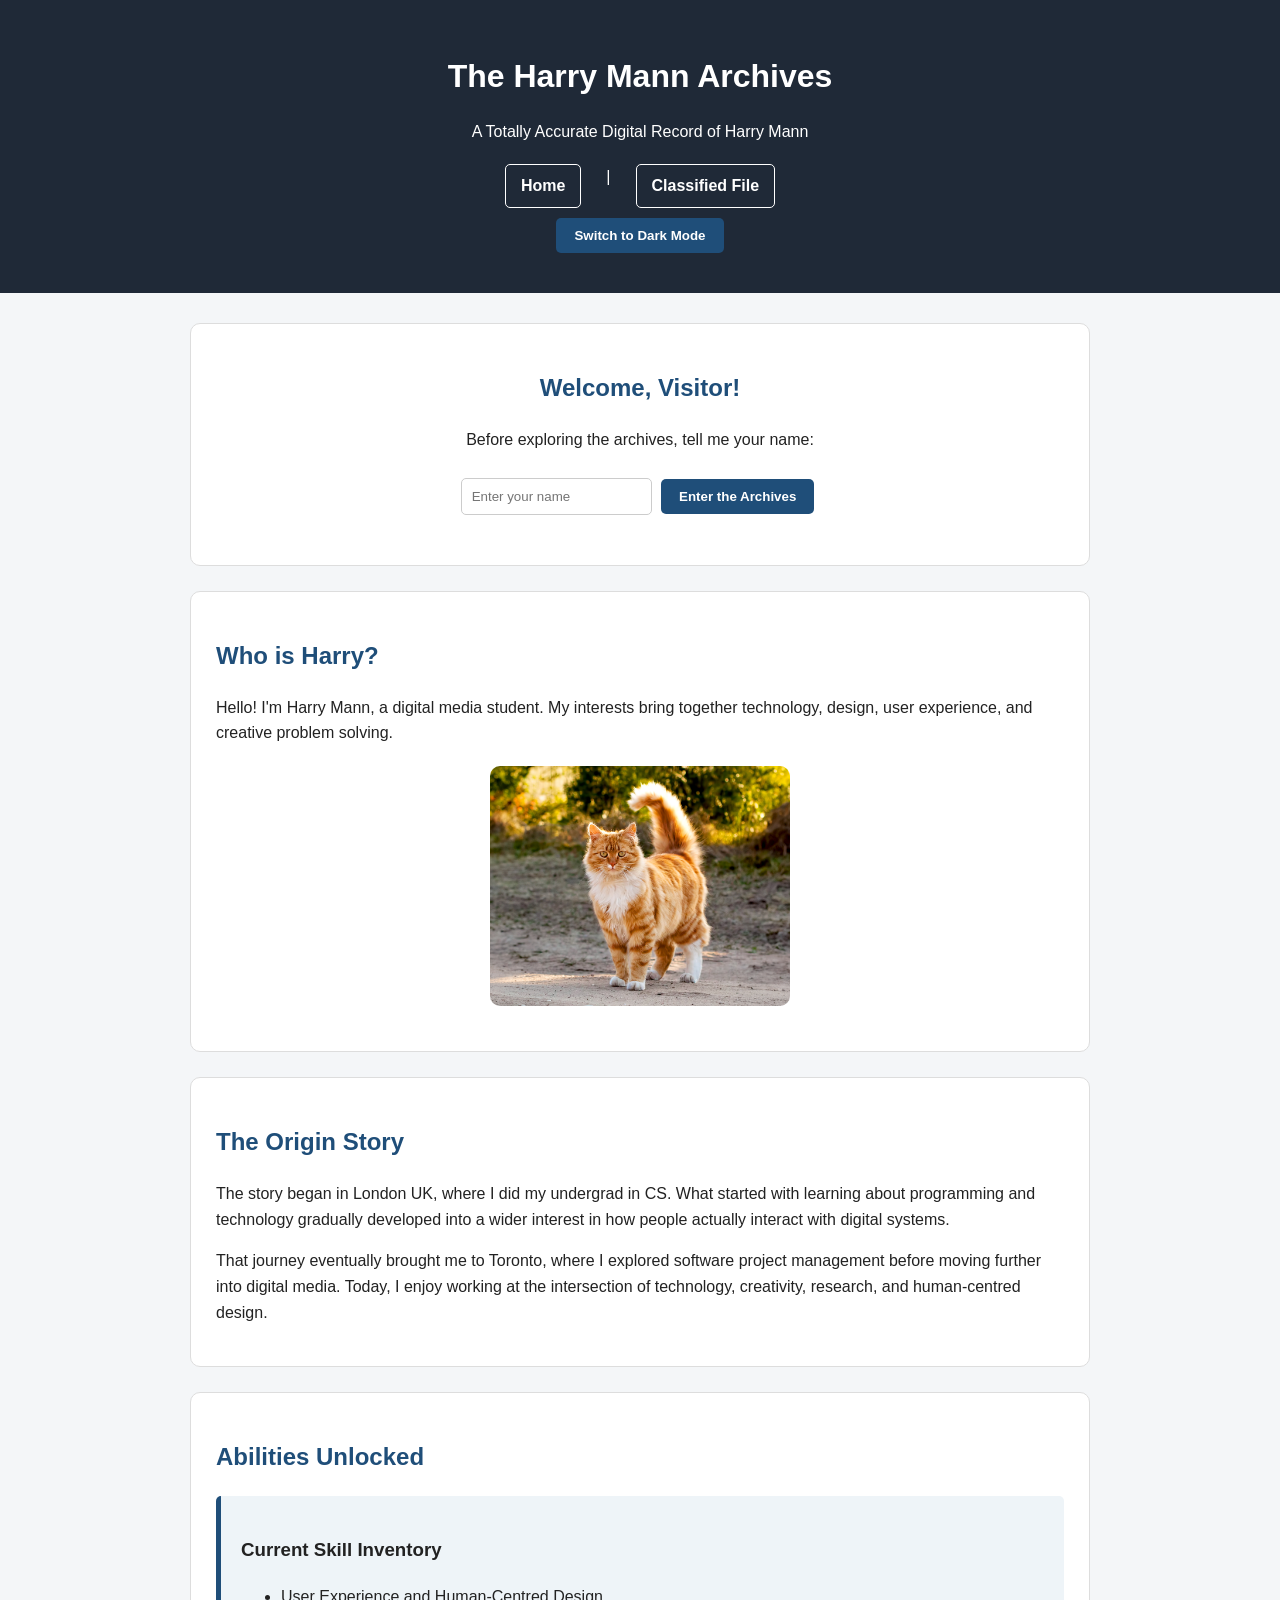
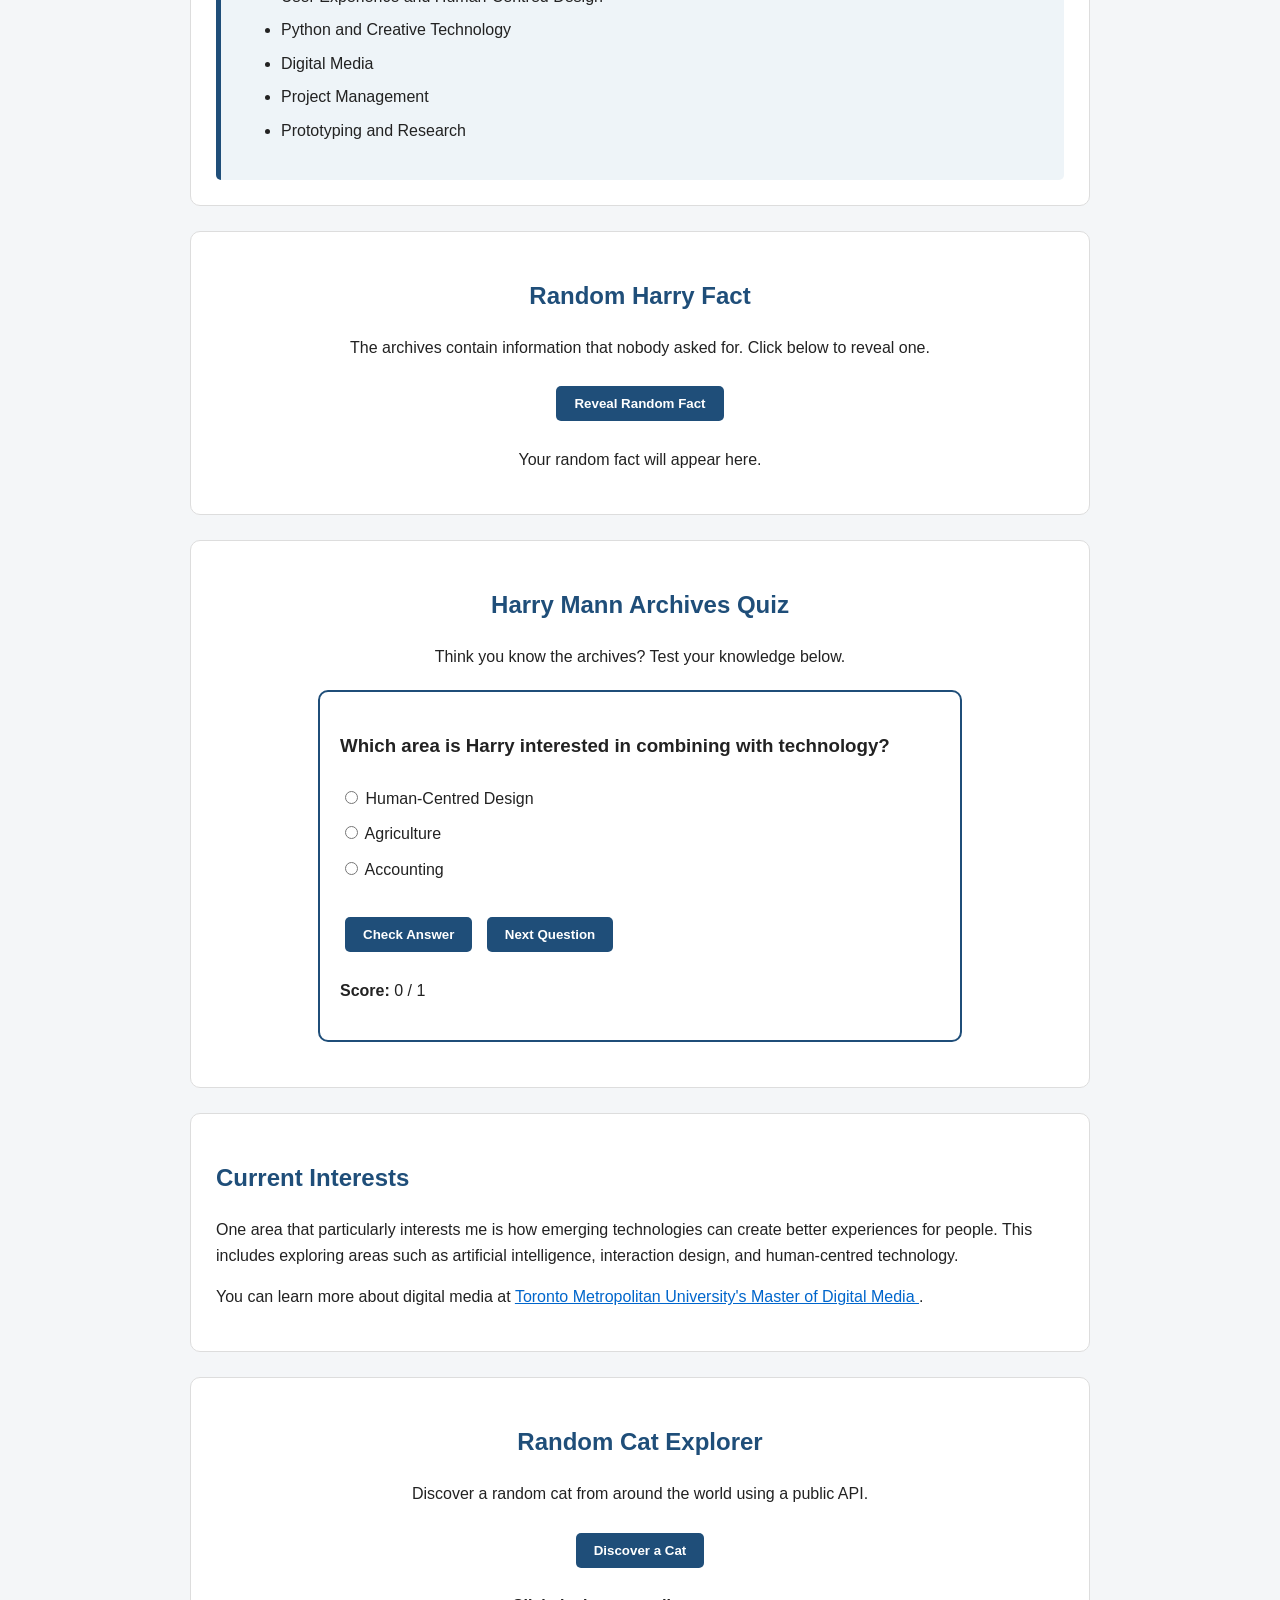
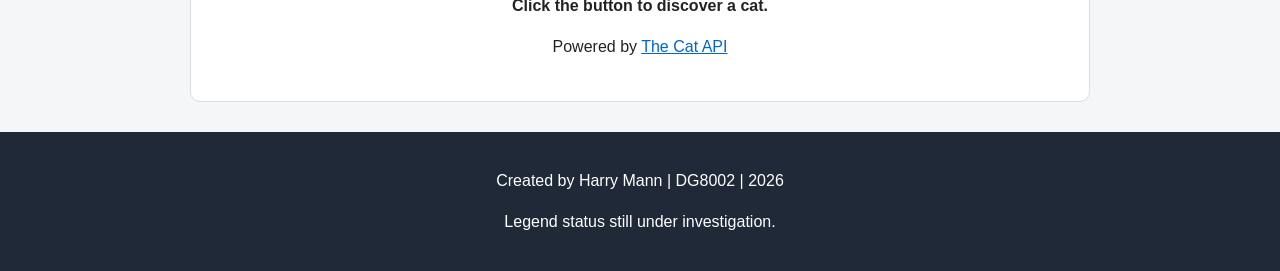
<file: index.html>
<!DOCTYPE html>
<html lang="en">

<head>
    <meta charset="UTF-8">
    <meta name="viewport" content="width=device-width, initial-scale=1.0">

    <title>The Harry Mann Archives</title>

    <link rel="stylesheet" href="style.css?v=3">

<script src="script.js?v=4" defer></script>
</head>

<body>

    <header>
        <h1>The Harry Mann Archives</h1>
        <p>A Totally Accurate Digital Record of Harry Mann</p>

        <nav>
            <a href="index.html">Home</a> |
            <a href="classified.html">Classified File</a>
        </nav>
        <button id="themeButton">Switch to Dark Mode</button>
    </header>

    <main>
<section class="interactive-section">

    <h2>Welcome, Visitor!</h2>

    <p>Before exploring the archives, tell me your name:</p>

    <input
        type="text"
        id="nameInput"
        placeholder="Enter your name">

    <button id="greetingButton">
        Enter the Archives
    </button>

    <p id="greetingDisplay"></p>

</section>
        <section>
            <h2>Who is Harry?</h2>

            <p>
                Hello! I'm Harry Mann, a digital media student. My interests
                bring together technology, design, user experience, and creative
                problem solving.
            </p>

            <img src="h.jpg"
     alt="Harry Mann, creator of The Harry Mann Archives"
     class="profile-image">
        </section>


        <section>
            <h2>The Origin Story</h2>

            <p>
                The story began in London UK, where I did my undergrad in CS. What started with learning about programming and
                technology gradually developed into a wider interest in how
                people actually interact with digital systems.
            </p>

            <p>
                That journey eventually brought me to Toronto, where I explored
                software project management before moving further into digital media.
                Today, I enjoy working at the intersection of technology,
                creativity, research, and human-centred design.
            </p>
        </section>


        <section>
            <h2>Abilities Unlocked</h2>

            <div class="info-card">
                <h3>Current Skill Inventory</h3>

                <ul>
                    <li>User Experience and Human-Centred Design</li>
                    <li>Python and Creative Technology</li>
                    <li>Digital Media</li>
                    <li>Project Management</li>
                    <li>Prototyping and Research</li>
                </ul>
            </div>
        </section>
<section class="interactive-section">

    <h2>Random Harry Fact</h2>

    <p>
        The archives contain information that nobody asked for.
        Click below to reveal one.
    </p>

    <button id="factButton">
        Reveal Random Fact
    </button>

    <p id="factDisplay">
        Your random fact will appear here.
    </p>

</section>
<section class="interactive-section" id="quizSection">

    <h2>Harry Mann Archives Quiz</h2>

    <p>
        Think you know the archives? Test your knowledge below.
    </p>

    <div id="quizContainer">

        <h3 id="questionText">
            Quiz loading...
        </h3>

        <div id="answerChoices">
        </div>

        <button id="checkAnswerButton">
            Check Answer
        </button>

        <button id="nextQuestionButton">
            Next Question
        </button>

        <p id="quizFeedback"></p>

        <p>
            <strong>Score:</strong>
            <span id="quizScore">0</span>
            /
            <span id="questionNumber">1</span>
        </p>

    </div>

</section>
        <section>
            <h2>Current Interests</h2>

            <p>
                One area that particularly interests me is how emerging
                technologies can create better experiences for people.
                This includes exploring areas such as artificial intelligence,
                interaction design, and human-centred technology.
            </p>

            <p>
                You can learn more about digital media at
                <a href="https://www.torontomu.ca/master-digital-media/"
                   target="_blank">
                    Toronto Metropolitan University's Master of Digital Media
                </a>.
            </p>
        </section>
        <section class="interactive-section" id="catSection">

    <h2>Random Cat Explorer</h2>

    <p>
        Discover a random cat from around the world
        using a public API.
    </p>

    <button id="catButton">
        Discover a Cat
    </button>

    <p id="catStatus">
        Click the button to discover a cat.
    </p>

    <img id="catImage"
         alt="Random cat retrieved from The Cat API"
         hidden>

    <p id="catDetails"></p>

    <p>
        Powered by
        <a href="https://thecatapi.com/" target="_blank">
            The Cat API
        </a>
    </p>

</section>

    </main>


    <footer>
        <p>Created by Harry Mann | DG8002 | 2026</p>
        <p>Legend status still under investigation.</p>
    </footer>

</body>

</html>
</file>
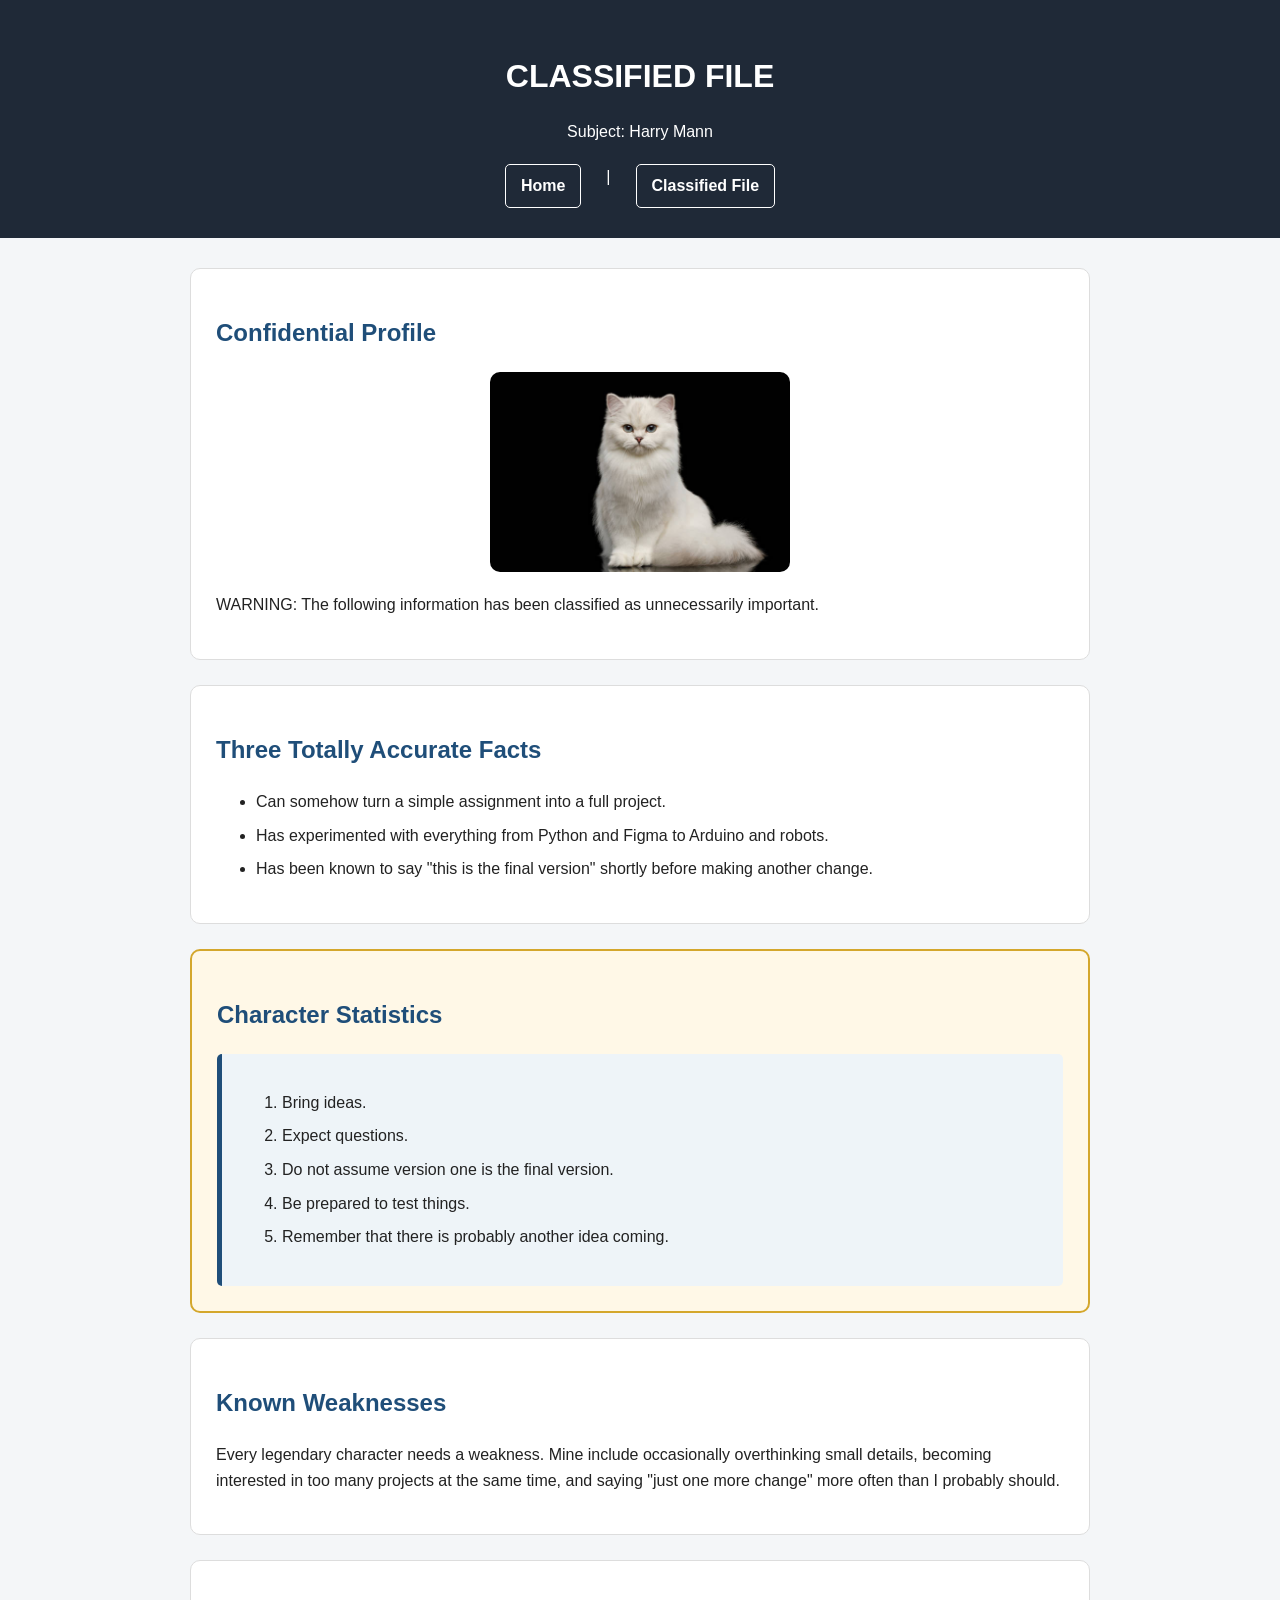
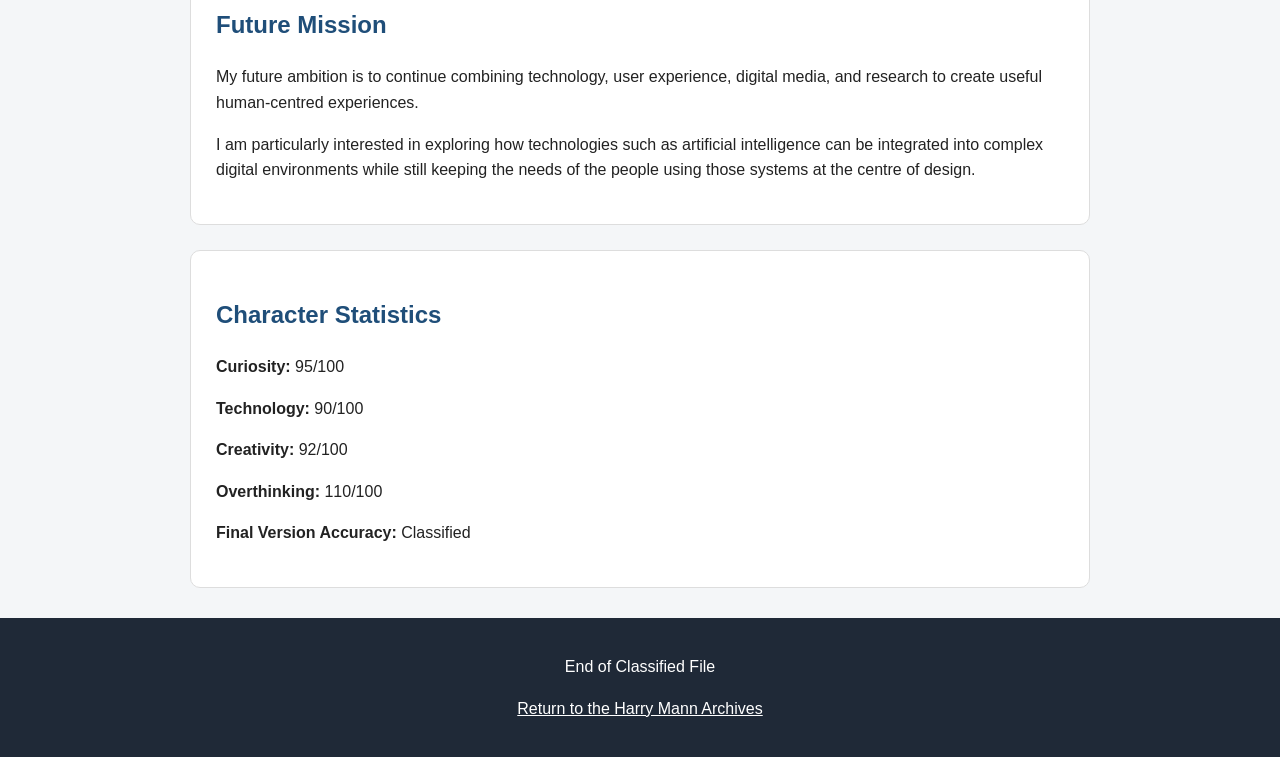
<file: classified.html>
<!DOCTYPE html>
<html lang="en">

<head>
    <meta charset="UTF-8">
    <meta name="viewport" content="width=device-width, initial-scale=1.0">
    <title>Classified - The Harry Mann Archives</title>
    <link rel="stylesheet" href="style.css">
</head>

<body>

    <header>
        <h1>CLASSIFIED FILE</h1>
        <p>Subject: Harry Mann</p>

        <nav>
            <a href="index.html">Home</a> |
            <a href="classified.html">Classified File</a>
        </nav>
    </header>


    <main>

        <section>
            <h2>Confidential Profile</h2>

            <img src="ha.jpg"
     alt="Classified profile representing the Harry Mann archive"
     class="profile-image">

            <p>
                WARNING: The following information has been classified
                as unnecessarily important.
            </p>
        </section>


        <section>
            <h2>Three Totally Accurate Facts</h2>

            <ul>
                <li>
                    Can somehow turn a simple assignment into a full project.
                </li>

                <li>
                    Has experimented with everything from Python and Figma
                    to Arduino and robots.
                </li>

                <li>
                    Has been known to say "this is the final version"
                    shortly before making another change.
                </li>
            </ul>
        </section>


        <section id="character-stats">
    <h2>Character Statistics</h2>

            <div class="info-card">
                <ol>
                    <li>Bring ideas.</li>
                    <li>Expect questions.</li>
                    <li>Do not assume version one is the final version.</li>
                    <li>Be prepared to test things.</li>
                    <li>Remember that there is probably another idea coming.</li>
                </ol>
            </div>
        </section>


        <section>
            <h2>Known Weaknesses</h2>

            <p>
                Every legendary character needs a weakness. Mine include
                occasionally overthinking small details, becoming interested
                in too many projects at the same time, and saying
                "just one more change" more often than I probably should.
            </p>
        </section>


        <section>
            <h2>Future Mission</h2>

            <p>
                My future ambition is to continue combining technology,
                user experience, digital media, and research to create
                useful human-centred experiences.
            </p>

            <p>
                I am particularly interested in exploring how technologies
                such as artificial intelligence can be integrated into
                complex digital environments while still keeping the needs
                of the people using those systems at the centre of design.
            </p>
        </section>


        <section>
            <h2>Character Statistics</h2>

            <div>
                <p><strong>Curiosity:</strong> 95/100</p>
                <p><strong>Technology:</strong> 90/100</p>
                <p><strong>Creativity:</strong> 92/100</p>
                <p><strong>Overthinking:</strong> 110/100</p>
                <p><strong>Final Version Accuracy:</strong> Classified</p>
            </div>
        </section>

    </main>


    <footer>
        <p>End of Classified File</p>
        <p><a href="index.html">Return to the Harry Mann Archives</a></p>
    </footer>

</body>

</html>
</file>
<file: style.css>
/* DG8002 - Activity 7
   TAG-Me Extreme Makeover
   Harry Mann
*/


/* ---------- GENERAL PAGE STYLE ---------- */

body {
    margin: 0;
    font-family: Arial, Helvetica, sans-serif;
    background-color: #f4f6f8;
    color: #222222;
    line-height: 1.6;
}


/* ---------- HEADER ---------- */

header {
    background-color: #1f2937;
    color: white;
    text-align: center;
    padding: 30px 20px;
}

header h1 {
    margin-bottom: 5px;
}


/* ---------- NAVIGATION / FLEXBOX ---------- */

nav {
    display: flex;
    justify-content: center;
    gap: 25px;
    margin-top: 20px;
}

nav a {
    color: white;
    text-decoration: none;
    font-weight: bold;
    padding: 8px 15px;
    border: 1px solid white;
    border-radius: 5px;
}

nav a:hover {
    background-color: white;
    color: #1f2937;
}


/* ---------- MAIN CONTENT ---------- */

main {
    max-width: 900px;
    margin: 30px auto;
    padding: 0 20px;
}

section {
    background-color: white;
    margin-bottom: 25px;
    padding: 25px;
    border-radius: 10px;
    border: 1px solid #dddddd;
}

h2 {
    color: #1f4e79;
}


/* ---------- REUSABLE CLASSES ---------- */

.info-card {
    background-color: #eef4f8;
    padding: 20px;
    margin-top: 15px;
    border-left: 5px solid #1f4e79;
    border-radius: 5px;
}

.highlight {
    font-weight: bold;
    color: #1f4e79;
}


/* ---------- PROFILE IMAGE ---------- */

.profile-image {
    display: block;
    max-width: 300px;
    width: 100%;
    height: auto;
    margin: 20px auto;
    border-radius: 10px;
}


/* ---------- ID SELECTOR ---------- */

#character-stats {
    background-color: #fff8e7;
    border: 2px solid #d4a72c;
}


/* ---------- LISTS ---------- */

li {
    margin-bottom: 8px;
}


/* ---------- LINKS ---------- */

main a {
    color: #0066cc;
}

main a:hover {
    text-decoration: none;
}


/* ---------- FOOTER ---------- */

footer {
    background-color: #1f2937;
    color: white;
    text-align: center;
    padding: 20px;
    margin-top: 30px;
}

footer a {
    color: white;
}


/* ---------- RESPONSIVE DESIGN ---------- */

@media (max-width: 600px) {

    header {
        padding: 20px 10px;
    }

    nav {
        flex-direction: column;
        gap: 10px;
    }

    main {
        margin: 15px auto;
        padding: 0 10px;
    }

    section {
        padding: 15px;
    }

    .profile-image {
        max-width: 100%;
    }
}
/* --------------------------------
   ACTIVITY 8 - INTERACTIVE ELEMENTS
----------------------------------- */


/* Buttons */

button {
    background-color: #1f4e79;
    color: white;
    border: none;
    padding: 10px 18px;
    margin: 10px 5px;
    border-radius: 5px;
    cursor: pointer;
    font-weight: bold;
}

button:hover {
    background-color: #163a5c;
}


/* Text Input */

input {
    padding: 10px;
    border: 1px solid #cccccc;
    border-radius: 5px;
    max-width: 250px;
}


/* Interactive Sections */

.interactive-section {
    text-align: center;
}


/* -------------------------
   DARK MODE
------------------------- */

body.dark-mode {
    background-color: #121212;
    color: #eeeeee;
}

body.dark-mode section {
    background-color: #242424;
    color: #eeeeee;
    border-color: #444444;
}

body.dark-mode h2 {
    color: #90caf9;
}

body.dark-mode .info-card {
    background-color: #333333;
}

body.dark-mode #character-stats {
    background-color: #332f20;
}

body.dark-mode main a {
    color: #90caf9;
}

/* --------------------------------
   ACTIVITY 9 - INTERACTIVE QUIZ
----------------------------------- */

#quizContainer {
    max-width: 600px;
    margin: 20px auto;
    padding: 20px;
    border: 2px solid #1f4e79;
    border-radius: 10px;
    text-align: left;
}

#answerChoices {
    margin: 20px 0;
}

#answerChoices label {
    display: inline-block;
    margin: 5px 0;
    cursor: pointer;
}

.correct-answer {
    color: green;
    font-weight: bold;
}

.wrong-answer {
    color: red;
    font-weight: bold;
}


/* Quiz Dark Mode */

body.dark-mode #quizContainer {
    border-color: #90caf9;
}

body.dark-mode .correct-answer {
    color: lightgreen;
}

body.dark-mode .wrong-answer {
    color: #ff8a80;
}

/* --------------------------------
   ACTIVITY 10 - CAT API
----------------------------------- */

#catImage {
    width: 100%;
    max-width: 350px;
    height: auto;
    border-radius: 10px;
    margin: 15px auto;
}

#catStatus {
    font-weight: bold;
    margin-top: 15px;
}

#catDetails {
    font-size: 14px;
    margin-top: 10px;
}

#catButton:disabled {
    opacity: 0.6;
    cursor: wait;
}

body.dark-mode #catStatus {
    color: #90caf9;
}
</file>
